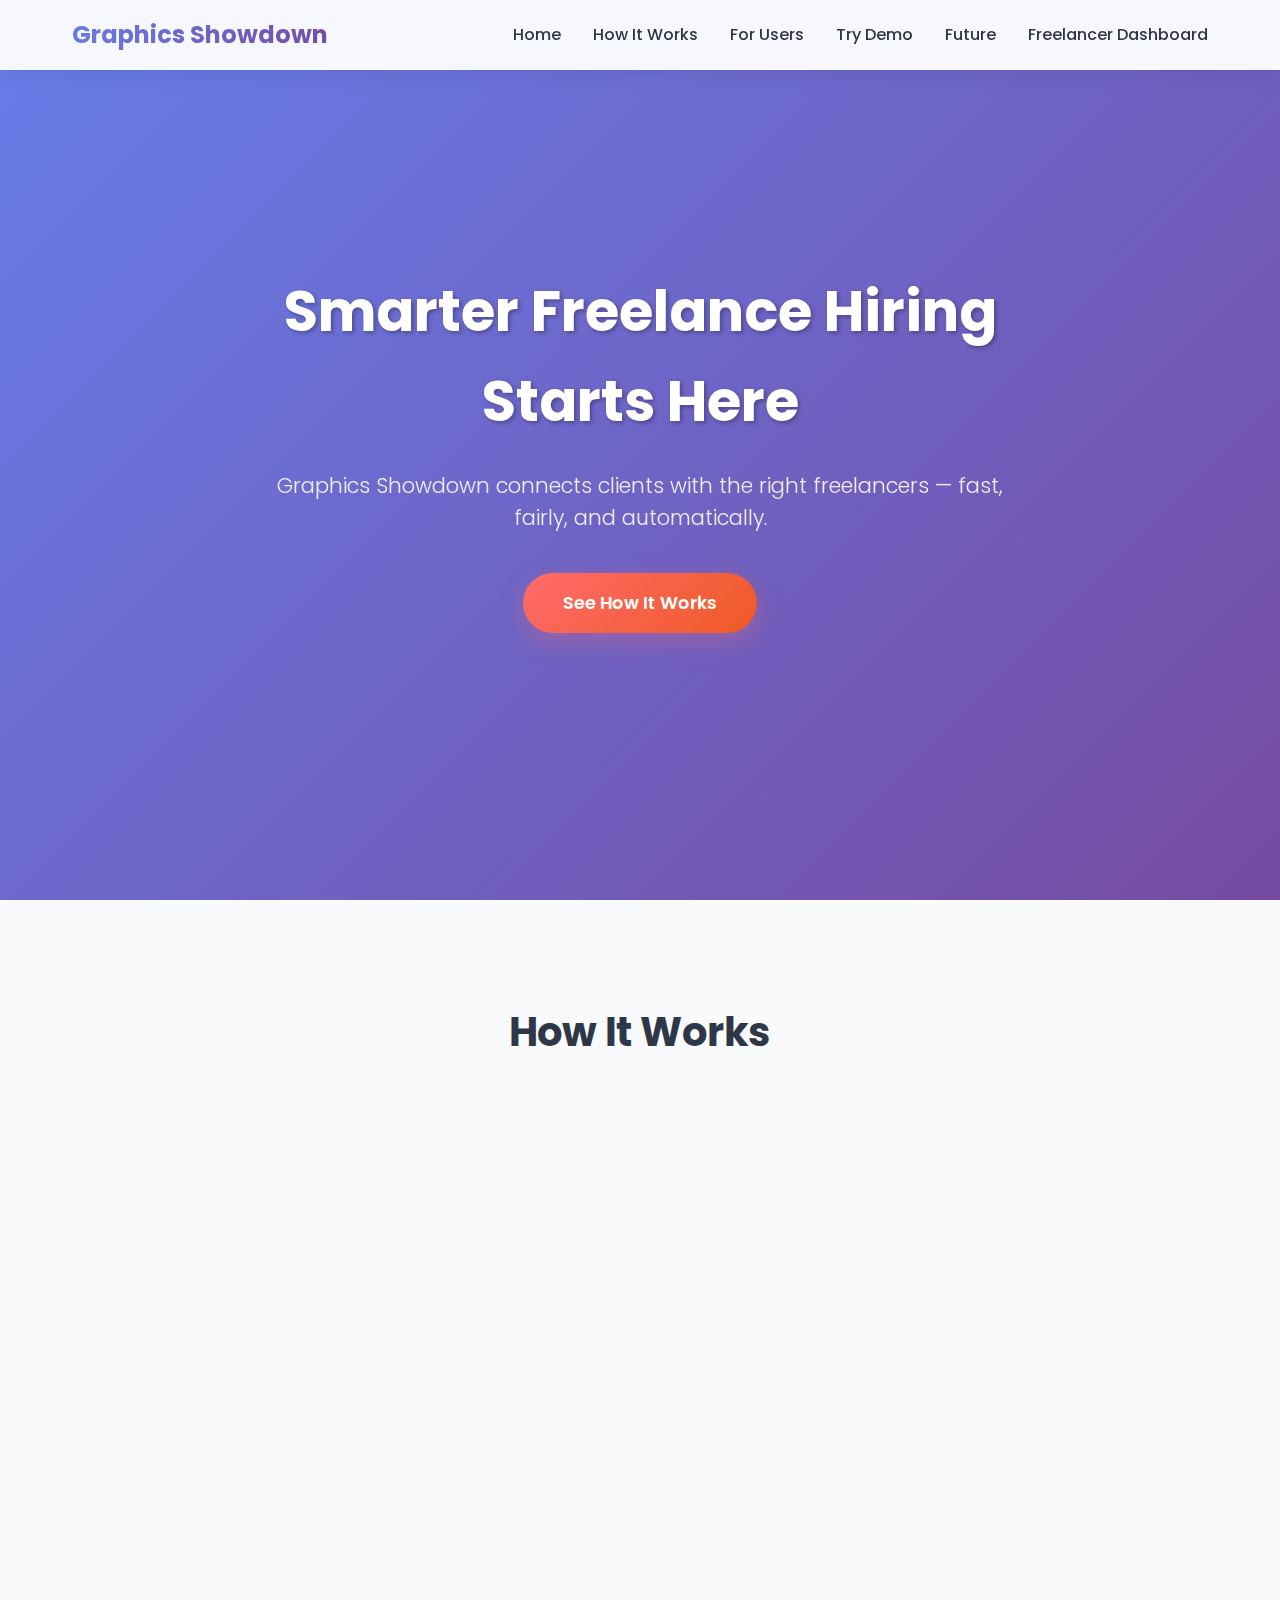
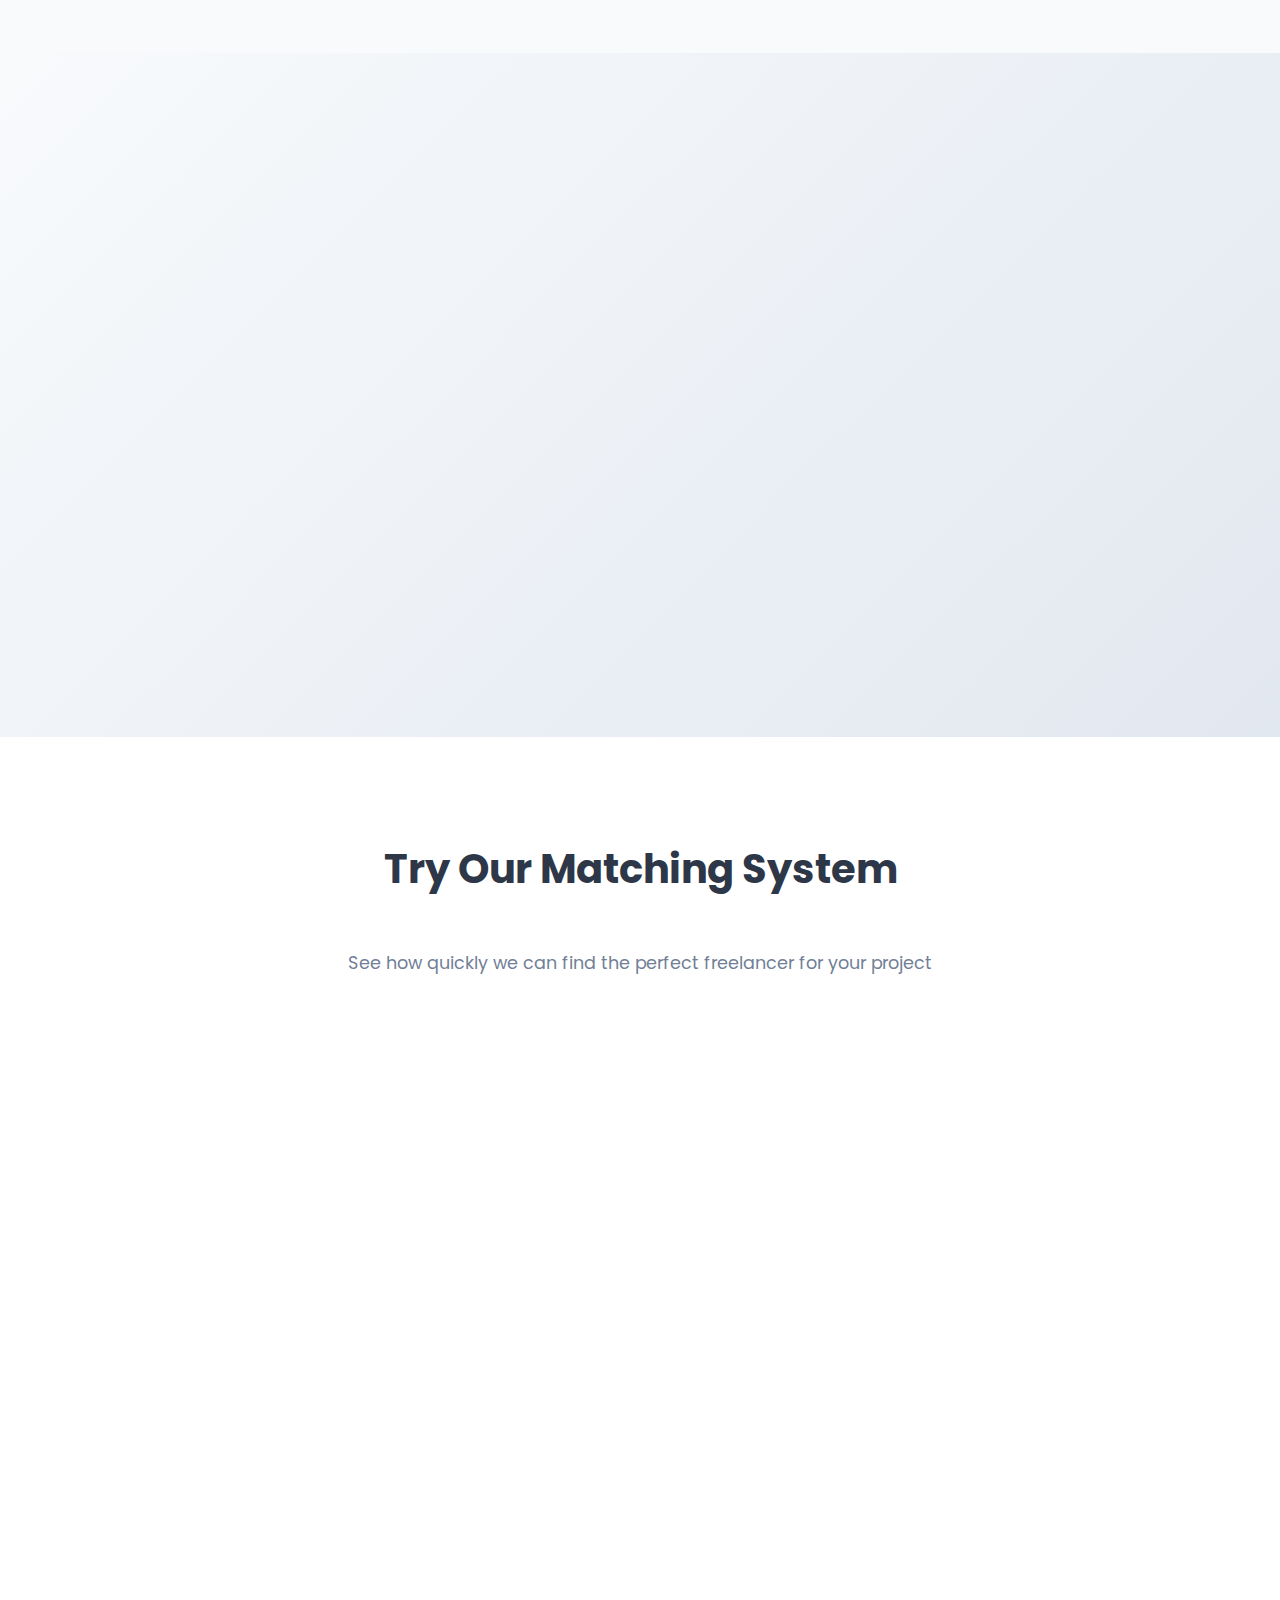
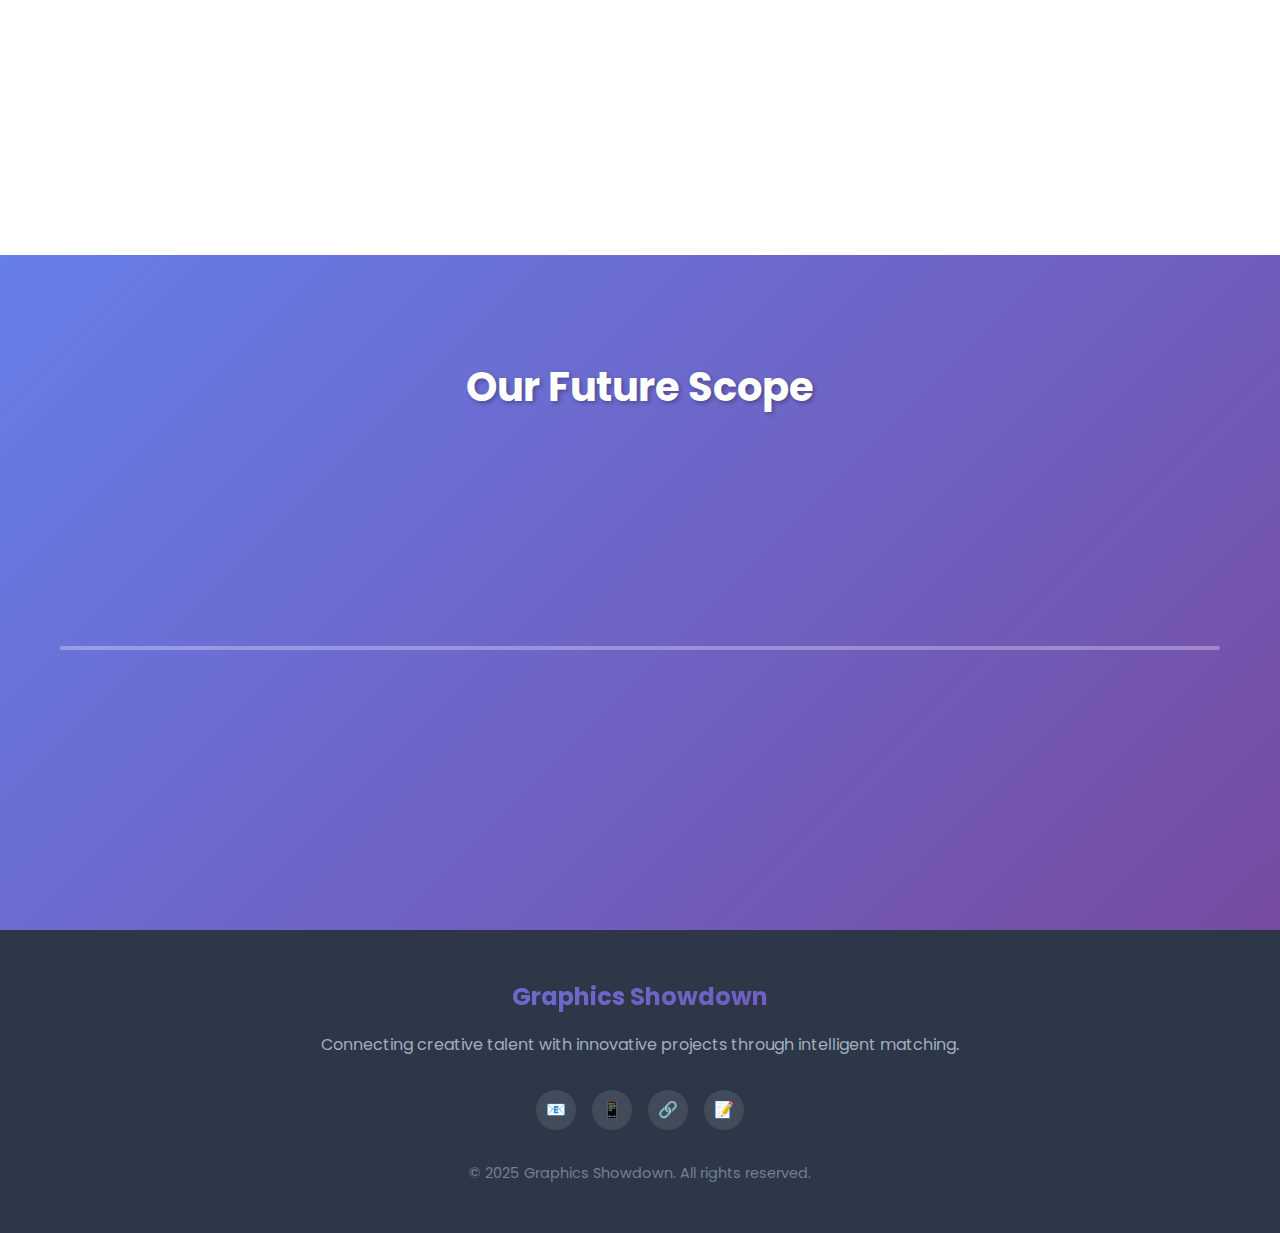
<file: index.html>
<!DOCTYPE html>
<html lang="en">
<head>
    <meta charset="UTF-8">
    <meta name="viewport" content="width=device-width, initial-scale=1.0">
    <title>Graphics Showdown - Smarter Freelance Hiring</title>
    <link href="https://fonts.googleapis.com/css2?family=Poppins:wght@300;400;600;700&display=swap" rel="stylesheet">
    <link rel="stylesheet" href="style.css">
    <style>
        * {
            margin: 0;
            padding: 0;
            box-sizing: border-box;
        }

        body {
            font-family: 'Poppins', sans-serif;
            line-height: 1.6;
            overflow-x: hidden;
        }

        /* Navigation */
        .navbar {
            position: fixed;
            top: 0;
            width: 100%;
            background: rgba(255, 255, 255, 0.95);
            backdrop-filter: blur(10px);
            box-shadow: 0 2px 20px rgba(0, 0, 0, 0.1);
            z-index: 1000;
            transition: all 0.3s ease;
        }

        .nav-container {
            max-width: 1200px;
            margin: 0 auto;
            display: flex;
            justify-content: space-between;
            align-items: center;
            padding: 1rem 2rem;
        }

        .logo {
            font-size: 1.5rem;
            font-weight: 700;
            background: linear-gradient(135deg, #667eea, #764ba2);
            -webkit-background-clip: text;
            -webkit-text-fill-color: transparent;
            background-clip: text;
        }

        .nav-links {
            display: flex;
            list-style: none;
            gap: 2rem;
        }

        .nav-links a {
            text-decoration: none;
            color: #2d3748;
            font-weight: 500;
            transition: all 0.3s ease;
            position: relative;
        }

        .nav-links a::after {
            content: '';
            position: absolute;
            bottom: -5px;
            left: 0;
            width: 0;
            height: 2px;
            background: linear-gradient(135deg, #667eea, #764ba2);
            transition: width 0.3s ease;
        }

        .nav-links a:hover::after {
            width: 100%;
        }

        .mobile-menu-toggle {
            display: none;
            flex-direction: column;
            cursor: pointer;
        }

        .hamburger {
            width: 25px;
            height: 3px;
            background: #2d3748;
            margin: 3px 0;
            transition: 0.3s;
        }

        /* Hero Section */
        .hero-section {
            min-height: 100vh;
            background: linear-gradient(135deg, #667eea 0%, #764ba2 100%);
            display: flex;
            align-items: center;
            justify-content: center;
            position: relative;
            overflow: hidden;
        }

        .hero-content {
            text-align: center;
            color: white;
            z-index: 2;
            max-width: 800px;
            padding: 0 20px;
            animation: fadeInUp 1s ease-out;
        }

        .hero-headline {
            font-size: 3.5rem;
            font-weight: 700;
            margin-bottom: 1.5rem;
            text-shadow: 2px 2px 4px rgba(0, 0, 0, 0.3);
        }

        .hero-subheading {
            font-size: 1.3rem;
            font-weight: 300;
            margin-bottom: 2.5rem;
            opacity: 0.9;
            line-height: 1.5;
        }

        .cta-button {
            display: inline-block;
            padding: 16px 40px;
            background: linear-gradient(135deg, #ff6b6b, #ee5a24);
            color: white;
            text-decoration: none;
            font-weight: 600;
            font-size: 1.1rem;
            border-radius: 50px;
            transition: all 0.3s ease;
            box-shadow: 0 8px 25px rgba(255, 107, 107, 0.3);
        }

        .cta-button:hover {
            transform: translateY(-2px);
            box-shadow: 0 12px 35px rgba(255, 107, 107, 0.4);
        }

        /* How It Works Section */
        .how-it-works {
            background: #f8fafc;
            padding: 100px 0;
        }

        .section-container {
            max-width: 1200px;
            margin: 0 auto;
            padding: 0 20px;
        }

        .section-title {
            text-align: center;
            font-size: 2.5rem;
            font-weight: 700;
            color: #2d3748;
            margin-bottom: 3rem;
        }

        .steps-container {
            display: flex;
            gap: 2rem;
            justify-content: space-between;
        }

        .step-card {
            flex: 1;
            background: white;
            border-radius: 16px;
            padding: 2.5rem 2rem;
            text-align: center;
            box-shadow: 0 4px 20px rgba(0, 0, 0, 0.08);
            transition: all 0.3s ease;
            opacity: 0;
            transform: translateY(50px);
        }

        .step-card.animate {
            opacity: 1;
            transform: translateY(0);
            animation: fadeInUp 0.8s ease-out forwards;
        }

        .step-card:hover {
            transform: translateY(-8px);
            box-shadow: 0 12px 40px rgba(0, 0, 0, 0.15);
        }

        .step-number {
            display: inline-flex;
            align-items: center;
            justify-content: center;
            width: 60px;
            height: 60px;
            background: linear-gradient(135deg, #667eea, #764ba2);
            color: white;
            font-size: 1.5rem;
            font-weight: 700;
            border-radius: 50%;
            margin-bottom: 1.5rem;
        }

        .step-heading {
            font-size: 1.3rem;
            font-weight: 600;
            color: #2d3748;
            margin-bottom: 1rem;
        }

        .step-description {
            font-size: 0.95rem;
            color: #718096;
            line-height: 1.6;
        }

        /* Client/Freelancer Sections */
        .dual-sections {
            padding: 100px 0;
            background: linear-gradient(135deg, #f8fafc 0%, #e2e8f0 100%);
        }

        .sections-container {
            display: flex;
            gap: 2.5rem;
            align-items: stretch;
        }

        .section-card {
            flex: 1;
            background: white;
            border-radius: 20px;
            padding: 3rem 2.5rem;
            box-shadow: 0 8px 30px rgba(0, 0, 0, 0.08);
            transition: all 0.4s ease;
            opacity: 0;
            transform: translateY(30px);
        }

        .section-card.animate {
            opacity: 1;
            transform: translateY(0);
            animation: fadeInUp 0.8s ease-out forwards;
        }

        .section-card:hover {
            transform: translateY(-10px);
            box-shadow: 0 20px 60px rgba(0, 0, 0, 0.15);
        }

        .card-title {
            font-size: 2.2rem;
            font-weight: 700;
            margin-bottom: 2rem;
        }

        .clients-section .card-title {
            color: #667eea;
        }

        .freelancers-section .card-title {
            color: #764ba2;
        }

        .benefits-list {
            list-style: none;
            margin-bottom: 2.5rem;
        }

        .benefit-item {
            margin-bottom: 1.5rem;
            display: flex;
            align-items: flex-start;
            gap: 1rem;
        }

        .benefit-icon {
            width: 24px;
            height: 24px;
            border-radius: 50%;
            display: flex;
            align-items: center;
            justify-content: center;
            flex-shrink: 0;
            margin-top: 2px;
        }

        .clients-section .benefit-icon {
            background: linear-gradient(135deg, #667eea, #764ba2);
        }

        .freelancers-section .benefit-icon {
            background: linear-gradient(135deg, #764ba2, #667eea);
        }

        .benefit-icon::before {
            content: '✓';
            color: white;
            font-weight: 700;
            font-size: 0.8rem;
        }

        .benefit-text {
            color: #4a5568;
            font-size: 1rem;
            line-height: 1.6;
        }

        .section-button {
            display: inline-block;
            padding: 16px 32px;
            border-radius: 50px;
            text-decoration: none;
            font-weight: 600;
            font-size: 1rem;
            transition: all 0.3s ease;
            color: white;
        }

        .clients-section .section-button {
            background: linear-gradient(135deg, #667eea, #764ba2);
        }

        .freelancers-section .section-button {
            background: linear-gradient(135deg, #764ba2, #667eea);
        }

        /* Demo Section */
        .demo-section {
            padding: 100px 0;
            background: white;
        }

        .demo-form {
            background: #f8fafc;
            border-radius: 20px;
            padding: 3rem 2.5rem;
            margin-bottom: 3rem;
            opacity: 0;
            transform: translateY(30px);
        }

        .demo-form.animate {
            opacity: 1;
            transform: translateY(0);
            animation: fadeInUp 0.8s ease-out forwards;
        }

        .form-row {
            display: grid;
            grid-template-columns: 1fr 1fr 1fr auto;
            gap: 2rem;
            margin-bottom: 2.5rem;
            align-items: end;
        }

        .form-group {
            flex: 1;
        }

        .form-label {
            display: block;
            font-weight: 600;
            color: #2d3748;
            margin-bottom: 0.5rem;
        }

        .form-select {
            width: 100%;
            padding: 12px 16px;
            border: 2px solid #e2e8f0;
            border-radius: 12px;
            font-size: 1rem;
            font-family: 'Poppins', sans-serif;
            background: white;
            cursor: pointer;
            transition: all 0.3s ease;
        }

        .form-select:focus {
            outline: none;
            border-color: #667eea;
            box-shadow: 0 0 0 3px rgba(102, 126, 234, 0.1);
        }

        .find-button {
            background: linear-gradient(135deg, #667eea, #764ba2);
            color: white;
            border: none;
            padding: 14px 32px;
            border-radius: 50px;
            font-size: 1.1rem;
            font-weight: 600;
            cursor: pointer;
            transition: all 0.3s ease;
            min-width: 200px;
            font-family: 'Poppins', sans-serif;
        }

        .find-button:hover {
            transform: translateY(-2px);
            box-shadow: 0 12px 35px rgba(102, 126, 234, 0.4);
        }

        .loading-spinner {
            display: none;
            width: 20px;
            height: 20px;
            border: 2px solid transparent;
            border-top: 2px solid white;
            border-radius: 50%;
            animation: spin 1s linear infinite;
            margin-right: 8px;
        }

        .freelancer-card {
            background: white;
            border-radius: 20px;
            padding: 2.5rem;
            box-shadow: 0 8px 30px rgba(0, 0, 0, 0.08);
            text-align: center;
            opacity: 0;
            transform: translateY(30px) scale(0.95);
            transition: all 0.5s ease;
            border-top: 4px solid;
            border-image: linear-gradient(135deg, #667eea, #764ba2) 1;
        }

        .freelancer-card.show {
            opacity: 1;
            transform: translateY(0) scale(1);
        }

        .freelancer-avatar {
            width: 80px;
            height: 80px;
            border-radius: 50%;
            margin: 0 auto 1.5rem;
            background: linear-gradient(135deg, #667eea, #764ba2);
            display: flex;
            align-items: center;
            justify-content: center;
            color: white;
            font-size: 2rem;
            font-weight: 700;
        }

        .freelancer-name {
            font-size: 1.5rem;
            font-weight: 700;
            color: #2d3748;
            margin-bottom: 0.5rem;
        }

        .freelancer-specialty {
            color: #667eea;
            font-weight: 600;
            font-size: 0.9rem;
            margin-bottom: 1rem;
            background: rgba(102, 126, 234, 0.1);
            padding: 4px 12px;
            border-radius: 20px;
            display: inline-block;
        }

        .freelancer-experience {
            color: #718096;
            font-size: 0.85rem;
            margin-bottom: 1rem;
        }

        .freelancer-rate {
            color: #10b981;
            font-weight: 600;
            font-size: 1rem;
            margin-bottom: 1rem;
        }

        .rating {
            display: flex;
            justify-content: center;
            gap: 4px;
            margin-bottom: 1.5rem;
        }

        .star {
            color: #fbbf24;
            font-size: 1.2rem;
        }

        .hire-button {
            background: linear-gradient(135deg, #10b981, #059669);
            color: white;
            border: none;
            padding: 12px 28px;
            border-radius: 50px;
            font-weight: 600;
            cursor: pointer;
            transition: all 0.3s ease;
            font-family: 'Poppins', sans-serif;
        }

        .hire-button:hover {
            transform: translateY(-2px);
            box-shadow: 0 8px 25px rgba(16, 185, 129, 0.3);
        }

        /* Timeline Section */
        .timeline-section {
            padding: 100px 0;
            background: linear-gradient(135deg, #667eea 0%, #764ba2 100%);
        }

        .timeline-container {
            position: relative;
            padding: 2rem 0;
        }

        .timeline-line {
            position: absolute;
            top: 50%;
            left: 0;
            height: 4px;
            background: rgba(255, 255, 255, 0.3);
            transform: translateY(-50%);
            border-radius: 2px;
            width: 100%;
        }

        .timeline-progress {
            height: 100%;
            background: linear-gradient(90deg, #10b981, #059669);
            border-radius: 2px;
            width: 0;
            transition: width 2s ease;
        }

        .timeline-items {
            display: flex;
            justify-content: space-between;
            position: relative;
            z-index: 2;
        }

        .timeline-item {
            flex: 1;
            display: flex;
            flex-direction: column;
            align-items: center;
            text-align: center;
            opacity: 0;
            transform: translateY(50px);
            transition: all 0.8s ease;
        }

        .timeline-item.animate {
            opacity: 1;
            transform: translateY(0);
        }

        .timeline-icon {
            width: 80px;
            height: 80px;
            background: white;
            border-radius: 50%;
            display: flex;
            align-items: center;
            justify-content: center;
            margin-bottom: 1.5rem;
            box-shadow: 0 8px 25px rgba(0, 0, 0, 0.2);
            transition: transform 0.3s ease;
        }

        .timeline-icon:hover {
            transform: scale(1.1);
        }

        .timeline-year {
            font-size: 1.2rem;
            font-weight: 700;
            color: white;
            margin-bottom: 0.5rem;
        }

        .timeline-title {
            font-size: 1.1rem;
            font-weight: 600;
            color: white;
            margin-bottom: 0.5rem;
        }

        .timeline-description {
            font-size: 0.9rem;
            color: rgba(255, 255, 255, 0.9);
            max-width: 200px;
        }

        /* Footer */
        .footer {
            background: #2d3748;
            color: white;
            padding: 3rem 0;
            text-align: center;
        }

        .footer-content {
            max-width: 1200px;
            margin: 0 auto;
            padding: 0 20px;
        }

        .footer-logo {
            font-size: 1.5rem;
            font-weight: 700;
            margin-bottom: 1rem;
            background: linear-gradient(135deg, #667eea, #764ba2);
            -webkit-background-clip: text;
            -webkit-text-fill-color: transparent;
        }

        .footer-text {
            color: #a0aec0;
            margin-bottom: 2rem;
        }

        .social-links {
            display: flex;
            justify-content: center;
            gap: 1rem;
            margin-bottom: 2rem;
        }

        .social-link {
            width: 40px;
            height: 40px;
            background: rgba(255, 255, 255, 0.1);
            border-radius: 50%;
            display: flex;
            align-items: center;
            justify-content: center;
            color: white;
            text-decoration: none;
            transition: all 0.3s ease;
        }

        .social-link:hover {
            background: linear-gradient(135deg, #667eea, #764ba2);
            transform: translateY(-2px);
        }

        /* Animations */
        @keyframes fadeInUp {
            from {
                opacity: 0;
                transform: translateY(30px);
            }
            to {
                opacity: 1;
                transform: translateY(0);
            }
        }

        @keyframes spin {
            0% { transform: rotate(0deg); }
            100% { transform: rotate(360deg); }
        }

        /* Scroll indicator */
        .scroll-indicator {
            position: fixed;
            top: 0;
            left: 0;
            width: 100%;
            height: 4px;
            background: rgba(255, 255, 255, 0.1);
            z-index: 1001;
        }

        .scroll-progress {
            height: 100%;
            background: linear-gradient(90deg, #667eea, #764ba2);
            width: 0%;
            transition: width 0.1s ease;
        }

        /* Hiring Form Modal Styles */
        .modal-overlay {
            position: fixed;
            top: 0;
            left: 0;
            width: 100%;
            height: 100%;
            background: rgba(0, 0, 0, 0.7);
            display: none;
            justify-content: center;
            align-items: center;
            z-index: 20000;
            animation: fadeIn 0.3s ease-out;
        }

        .modal-overlay.show {
            display: flex;
        }

        .hiring-modal {
            background: white;
            border-radius: 20px;
            padding: 2.5rem;
            max-width: 500px;
            width: 90%;
            max-height: 80vh;
            overflow-y: auto;
            animation: slideInUp 0.4s ease-out;
            box-shadow: 0 20px 60px rgba(0, 0, 0, 0.3);
        }

        .modal-header {
            text-align: center;
            margin-bottom: 2rem;
        }

        .modal-title {
            font-size: 1.8rem;
            font-weight: 700;
            color: #2d3748;
            margin-bottom: 0.5rem;
        }

        .modal-subtitle {
            color: #718096;
            font-size: 1rem;
        }

        .modal-form {
            display: flex;
            flex-direction: column;
            gap: 1.5rem;
        }

        .form-field {
            display: flex;
            flex-direction: column;
        }

        .field-label {
            font-weight: 600;
            color: #2d3748;
            margin-bottom: 0.5rem;
            font-size: 0.95rem;
        }

        .field-input {
            padding: 12px 16px;
            border: 2px solid #e2e8f0;
            border-radius: 12px;
            font-size: 1rem;
            font-family: 'Poppins', sans-serif;
            transition: all 0.3s ease;
        }

        .field-input:focus {
            outline: none;
            border-color: #667eea;
            box-shadow: 0 0 0 3px rgba(102, 126, 234, 0.1);
        }

        .field-textarea {
            min-height: 120px;
            resize: vertical;
        }

        .modal-actions {
            display: flex;
            gap: 1rem;
            margin-top: 1rem;
        }

        .modal-button {
            flex: 1;
            padding: 14px 24px;
            border: none;
            border-radius: 50px;
            font-size: 1rem;
            font-weight: 600;
            cursor: pointer;
            transition: all 0.3s ease;
            font-family: 'Poppins', sans-serif;
        }

        .modal-button-primary {
            background: linear-gradient(135deg, #10b981, #059669);
            color: white;
        }

        .modal-button-primary:hover {
            transform: translateY(-2px);
            box-shadow: 0 8px 25px rgba(16, 185, 129, 0.3);
        }

        .modal-button-secondary {
            background: #f7fafc;
            color: #4a5568;
            border: 2px solid #e2e8f0;
        }

        .modal-button-secondary:hover {
            background: #edf2f7;
        }

        .modal-close {
            position: absolute;
            top: 20px;
            right: 25px;
            background: none;
            border: none;
            font-size: 24px;
            cursor: pointer;
            color: #a0aec0;
            transition: color 0.2s ease;
        }

        .modal-close:hover {
            color: #4a5568;
        }

        /* Button States */
        .hire-button.hiring-in-progress {
            background: linear-gradient(135deg, #fbbf24, #f59e0b) !important;
            color: white;
        }

        .hire-button.hired {
            background: linear-gradient(135deg, #059669, #047857) !important;
            color: white;
        }

        .reject-button {
            background: linear-gradient(135deg, #dc2626, #b91c1c);
            color: white;
            border: none;
            padding: 12px 28px;
            border-radius: 50px;
            font-weight: 600;
            cursor: pointer;
            transition: all 0.3s ease;
            font-family: 'Poppins', sans-serif;
            margin-left: 10px;
        }

        .reject-button:hover {
            transform: translateY(-2px);
            box-shadow: 0 8px 25px rgba(220, 38, 38, 0.3);
        }

        /* Notification Styles */
        .notification {
            position: fixed;
            top: 20px;
            right: 20px;
            max-width: 400px;
            padding: 16px 20px;
            border-radius: 12px;
            box-shadow: 0 8px 25px rgba(0, 0, 0, 0.15);
            z-index: 10000;
            animation: slideInRight 0.3s ease-out;
            font-family: 'Poppins', sans-serif;
        }

        .notification-content {
            display: flex;
            align-items: center;
            justify-content: space-between;
            gap: 12px;
        }

        .notification-message {
            flex: 1;
            font-weight: 500;
            line-height: 1.4;
        }

        .notification-close {
            background: none;
            border: none;
            font-size: 20px;
            font-weight: bold;
            cursor: pointer;
            opacity: 0.7;
            transition: opacity 0.2s ease;
            padding: 0;
            width: 24px;
            height: 24px;
            display: flex;
            align-items: center;
            justify-content: center;
        }

        .notification-close:hover {
            opacity: 1;
        }

        .notification-error {
            background: linear-gradient(135deg, #fee2e2, #fecaca);
            color: #dc2626;
            border-left: 4px solid #dc2626;
        }

        .notification-success {
            background: linear-gradient(135deg, #d1fae5, #a7f3d0);
            color: #059669;
            border-left: 4px solid #059669;
        }

        .notification-warning {
            background: linear-gradient(135deg, #fef3c7, #fde68a);
            color: #d97706;
            border-left: 4px solid #d97706;
        }

        .notification-info {
            background: linear-gradient(135deg, #dbeafe, #bfdbfe);
            color: #2563eb;
            border-left: 4px solid #2563eb;
        }

        @keyframes slideInRight {
            from {
                transform: translateX(100%);
                opacity: 0;
            }
            to {
                transform: translateX(0);
                opacity: 1;
            }
        }

        @keyframes fadeIn {
            from {
                opacity: 0;
            }
            to {
                opacity: 1;
            }
        }

        @keyframes slideInUp {
            from {
                transform: translateY(30px);
                opacity: 0;
            }
            to {
                transform: translateY(0);
                opacity: 1;
            }
        }

        /* Responsive Design */
        @media (max-width: 768px) {
            .mobile-menu-toggle {
                display: flex;
            }

            .nav-links {
                display: none;
            }

            .hero-headline {
                font-size: 2.5rem;
            }

            .steps-container,
            .sections-container {
                flex-direction: column;
                gap: 2rem;
            }

            .form-row {
                grid-template-columns: 1fr;
                gap: 1.5rem;
            }

            .timeline-items {
                flex-direction: column;
                gap: 3rem;
            }

            .timeline-line {
                left: 50%;
                top: 0;
                width: 4px;
                height: 100%;
                transform: translateX(-50%);
            }

            .section-container {
                padding: 0 15px;
            }

            .notification {
                right: 10px;
                left: 10px;
                max-width: calc(100vw - 20px);
                top: 80px;
            }
        }
    </style>
</head>
<body>
    <!-- Scroll Indicator -->
    <div class="scroll-indicator">
        <div class="scroll-progress"></div>
    </div>

    <!-- Navigation -->
    <nav class="navbar">
        <div class="nav-container">
            <div class="logo">Graphics Showdown</div>
            <ul class="nav-links">
                <li><a href="#home">Home</a></li>
                <li><a href="#how-it-works">How It Works</a></li>
                <li><a href="#for-users">For Users</a></li>
                <li><a href="#demo">Try Demo</a></li>
                <li><a href="#future">Future</a></li>
            </ul>
            <div class="mobile-menu-toggle">
                <div class="hamburger"></div>
                <div class="hamburger"></div>
                <div class="hamburger"></div>
            </div>
        </div>
    </nav>

    <!-- Hero Section -->
    <section id="home" class="hero-section">
        <div class="hero-content">
            <h1 class="hero-headline">Smarter Freelance Hiring Starts Here</h1>
            <p class="hero-subheading">Graphics Showdown connects clients with the right freelancers — fast, fairly, and automatically.</p>
            <a href="#demo" class="cta-button">See How It Works</a>
        </div>
    </section>

    <!-- How It Works Section -->
    <section id="how-it-works" class="how-it-works">
        <div class="section-container">
            <h2 class="section-title">How It Works</h2>
            <div class="steps-container">
                <div class="step-card">
                    <div class="step-number">1</div>
                    <h3 class="step-heading">Submit Your Project</h3>
                    <p class="step-description">Tell us about your project requirements, timeline, and budget. Our smart system analyzes your needs.</p>
                </div>
                <div class="step-card">
                    <div class="step-number">2</div>
                    <h3 class="step-heading">Get Matched Instantly</h3>
                    <p class="step-description">Our AI algorithm connects you with the top 3 freelancers who perfectly match your project criteria.</p>
                </div>
                <div class="step-card">
                    <div class="step-number">3</div>
                    <h3 class="step-heading">Review Proposals</h3>
                    <p class="step-description">Compare portfolios, rates, and timelines from pre-screened professionals. Make informed decisions quickly.</p>
                </div>
                <div class="step-card">
                    <div class="step-number">4</div>
                    <h3 class="step-heading">Start Collaboration</h3>
                    <p class="step-description">Choose your freelancer and begin working together with built-in project management tools and secure payments.</p>
                </div>
                <div class="step-card">
                    <div class="step-number">5</div>
                    <h3 class="step-heading">Deliver & Scale</h3>
                    <p class="step-description">Receive your completed project on time and build lasting relationships with top-tier creative professionals.</p>
                </div>
            </div>
        </div>
    </section>

    <!-- For Users Section -->
    <section id="for-users" class="dual-sections">
        <div class="section-container">
            <div class="sections-container">
                <div class="section-card clients-section">
                    <h2 class="card-title">For Clients</h2>
                    <ul class="benefits-list">
                        <li class="benefit-item">
                            <div class="benefit-icon"></div>
                            <div class="benefit-text">Get matched with pre-vetted freelancers in under 24 hours using our AI-powered matching system</div>
                        </li>
                        <li class="benefit-item">
                            <div class="benefit-icon"></div>
                            <div class="benefit-text">Pay only when satisfied with secure milestone-based payments and built-in project management tools</div>
                        </li>
                        <li class="benefit-item">
                            <div class="benefit-icon"></div>
                            <div class="benefit-text">Access top-tier creative talent from our curated network of professionals with verified portfolios</div>
                        </li>
                    </ul>
                    <a href="#demo" class="section-button">Try Matching Flow</a>
                </div>

                <div class="section-card freelancers-section">
                    <h2 class="card-title">For Freelancers</h2>
                    <ul class="benefits-list">
                        <li class="benefit-item">
                            <div class="benefit-icon"></div>
                            <div class="benefit-text">Receive high-quality project matches based on your skills, experience, and availability preferences</div>
                        </li>
                        <li class="benefit-item">
                            <div class="benefit-icon"></div>
                            <div class="benefit-text">Enjoy guaranteed payments with our secure escrow system and transparent pricing structure</div>
                        </li>
                        <li class="benefit-item">
                            <div class="benefit-icon"></div>
                            <div class="benefit-text">Build your reputation through our rating system and gain access to premium clients and projects</div>
                        </li>
                    </ul>
                    <a href="#demo" class="section-button">Join Now</a>
                </div>
            </div>
        </div>
    </section>

    <!-- Demo Section -->
    <section id="demo" class="demo-section">
        <div class="section-container">
            <h2 class="section-title">Try Our Matching System</h2>
            <p style="text-align: center; color: #718096; margin-bottom: 3rem; font-size: 1.1rem;">See how quickly we can find the perfect freelancer for your project</p>
            
            <div class="demo-form">
                <div class="form-row">
                    <div class="form-group">
                        <label class="form-label" for="jobRole">Job Role</label>
                        <select class="form-select" id="jobRole">
                            <option value="">Select Job Role</option>
                            <option value="logo-design">Logo Design</option>
                            <option value="web-design">Web Design</option>
                            <option value="branding">Brand Identity</option>
                            <option value="illustration">Illustration</option>
                            <option value="ui-ux">UI/UX Design</option>
                            <option value="content-writing">Content Writing</option>
                            <option value="social-media">Social Media Design</option>
                            <option value="video-editing">Video Editing</option>
                        </select>
                    </div>

                    <div class="form-group">
                        <label class="form-label" for="budget">Project Budget</label>
                        <select class="form-select" id="budget">
                            <option value="">Select Budget</option>
                            <option value="50">$50 - $100</option>
                            <option value="100">$100 - $250</option>
                            <option value="200">$250 - $500</option>
                            <option value="500">$500 - $1000</option>
                            <option value="1000">$1000+</option>
                        </select>
                    </div>
                    
                    <div class="form-group">
                        <label class="form-label" for="skill">Experience Level</label>
                        <select class="form-select" id="skill">
                            <option value="">Select Experience</option>
                            <option value="beginner">Entry Level (0-2 years)</option>
                            <option value="intermediate">Intermediate (2-5 years)</option>
                            <option value="expert">Expert (5+ years)</option>
                        </select>
                    </div>
                    
                    <button class="find-button" id="findButton">
                        <span class="loading-spinner" id="loadingSpinner"></span>
                        <span id="buttonText">Find My Freelancer</span>
                    </button>
                </div>
            </div>

            <div class="freelancer-card" id="freelancerCard">
                <div class="freelancer-avatar" id="freelancerAvatar">JD</div>
                <div class="freelancer-name" id="freelancerName">John Doe</div>
                <div class="freelancer-specialty" id="freelancerSpecialty">Logo Design Specialist</div>
                <div class="freelancer-experience" id="freelancerExperience">5+ years experience</div>
                <div class="freelancer-rate" id="freelancerRate">$75/hour</div>
                <div class="rating">
                    <span class="star">★</span>
                    <span class="star">★</span>
                    <span class="star">★</span>
                    <span class="star">★</span>
                    <span class="star">★</span>
                </div>
                <button class="hire-button" onclick="handleHire()">Hire John</button>
            </div>
        </div>
    </section>

    <!-- Future Scope Timeline -->
    <section id="future" class="timeline-section">
        <div class="section-container">
            <h2 class="section-title" style="color: white; text-shadow: 2px 2px 4px rgba(0,0,0,0.3);">Our Future Scope</h2>
            
            <div class="timeline-container">
                <div class="timeline-line">
                    <div class="timeline-progress"></div>
                </div>
                
                <div class="timeline-items">
                    <div class="timeline-item">
                        <div class="timeline-icon">
                            <svg width="40" height="40" viewBox="0 0 24 24" fill="#667eea">
                                <path d="M12 2l3.09 6.26L22 9.27l-5 4.87 1.18 6.88L12 17.77l-6.18 3.25L7 14.14 2 9.27l6.91-1.01L12 2z"/>
                            </svg>
                        </div>
                        <div class="timeline-year">Year 1</div>
                        <div class="timeline-title">Launch with Graphic Designers</div>
                        <div class="timeline-description">Build core platform with vetted graphic designers and AI-powered matching system</div>
                    </div>

                    <div class="timeline-item">
                        <div class="timeline-icon">
                            <svg width="40" height="40" viewBox="0 0 24 24" fill="#667eea">
                                <path d="M20 4H4c-1.1 0-1.99.9-1.99 2L2 18c0 1.1.9 2 2 2h16c1.1 0 2-.9 2-2V6c0-1.1-.9-2-2-2zm-5 14H4v-4h11v4zm0-5H4V9h11v4zm5 5h-4V9h4v9z"/>
                            </svg>
                        </div>
                        <div class="timeline-year">Year 2</div>
                        <div class="timeline-title">Add Web Developers and Writers</div>
                        <div class="timeline-description">Expand talent pool to include web developers and content writers with specialized matching</div>
                    </div>

                    <div class="timeline-item">
                        <div class="timeline-icon">
                            <svg width="40" height="40" viewBox="0 0 24 24" fill="#667eea">
                                <path d="M16 1H8C6.34 1 5 2.34 5 4v16c0 1.66 1.34 3 3 3h8c1.66 0 3-1.34 3-3V4c0-1.66-1.34-3-3-3zm-2 20h-4v-1h4v1zm3.25-3H6.75V4h10.5v14z"/>
                            </svg>
                        </div>
                        <div class="timeline-year">Year 3</div>
                        <div class="timeline-title">Mobile App + Learning Hub</div>
                        <div class="timeline-description">Launch mobile app with integrated learning platform for skill development and certification</div>
                    </div>

                    <div class="timeline-item">
                        <div class="timeline-icon">
                            <svg width="40" height="40" viewBox="0 0 24 24" fill="#667eea">
                                <path d="M12 2C8.13 2 5 5.13 5 9c0 5.25 7 13 7 13s7-7.75 7-13c0-3.87-3.13-7-7-7zm0 9.5c-1.38 0-2.5-1.12-2.5-2.5s1.12-2.5 2.5-2.5 2.5 1.12 2.5 2.5-1.12 2.5-2.5 2.5z"/>
                            </svg>
                        </div>
                        <div class="timeline-year">Year 4</div>
                        <div class="timeline-title">Hybrid Learning Centers in Cities</div>
                        <div class="timeline-description">Open physical co-working spaces with online integration for enhanced collaboration</div>
                    </div>
                </div>
            </div>
        </div>
    </section>

    <!-- Footer -->
    <footer class="footer">
        <div class="footer-content">
            <div class="footer-logo">Graphics Showdown</div>
            <p class="footer-text">Connecting creative talent with innovative projects through intelligent matching.</p>
            <div class="social-links">
                <a href="#" class="social-link">📧</a>
                <a href="#" class="social-link">📱</a>
                <a href="#" class="social-link">🔗</a>
                <a href="#" class="social-link">📝</a>
            </div>
            <p style="color: #718096; font-size: 0.9rem;">&copy; 2025 Graphics Showdown. All rights reserved.</p>
        </div>
    </footer>

    <!-- Hiring Modal -->
    <div class="modal-overlay" id="hiringModal">
        <div class="hiring-modal">
            <button class="modal-close" onclick="closeHiringModal()">&times;</button>
            <div class="modal-header">
                <h2 class="modal-title">Hire <span id="modalFreelancerName">Freelancer</span></h2>
                <p class="modal-subtitle">Fill in the details to proceed with hiring</p>
            </div>
            <form class="modal-form" id="hiringForm">
                <div class="form-field">
                    <label class="field-label" for="clientName">Your Name *</label>
                    <input type="text" class="field-input" id="clientName" placeholder="Enter your full name" required>
                </div>
                <div class="form-field">
                    <label class="field-label" for="companyName">Company Name *</label>
                    <input type="text" class="field-input" id="companyName" placeholder="Enter your company name" required>
                </div>
                <div class="form-field">
                    <label class="field-label" for="jobDescription">Job Description *</label>
                    <textarea class="field-input field-textarea" id="jobDescription" placeholder="Describe your project requirements, timeline, and expectations..." required></textarea>
                </div>
                <div class="form-field">
                    <label class="field-label" for="offerPrice">Offer Price *</label>
                    <input type="text" class="field-input" id="offerPrice" placeholder="e.g., $500 or $50/hour" required>
                </div>
                <div class="modal-actions">
                    <button type="button" class="modal-button modal-button-secondary" onclick="closeHiringModal()">Cancel</button>
                    <button type="submit" class="modal-button modal-button-primary">Send Hire Request</button>
                </div>
            </form>
        </div>
    </div>

    <script src="script.js"></script>
</body>
</html>
</file>
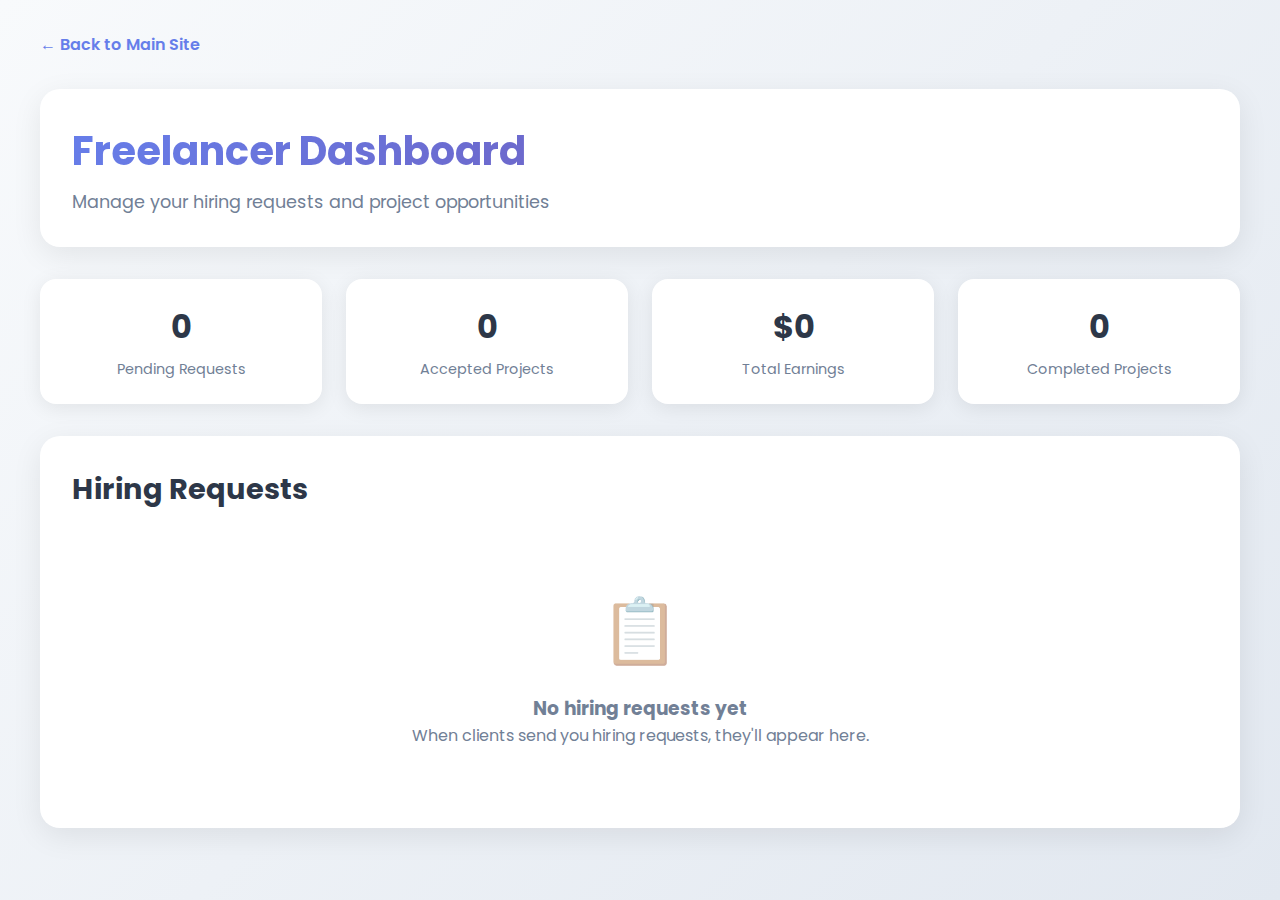
<file: freelancer-dashboard.html>
<!DOCTYPE html>
<html lang="en">
<head>
    <meta charset="UTF-8">
    <meta name="viewport" content="width=device-width, initial-scale=1.0">
    <title>Freelancer Dashboard - Graphics Showdown</title>
    <link href="https://fonts.googleapis.com/css2?family=Poppins:wght@300;400;600;700&display=swap" rel="stylesheet">
    <style>
        * {
            margin: 0;
            padding: 0;
            box-sizing: border-box;
        }

        body {
            font-family: 'Poppins', sans-serif;
            background: linear-gradient(135deg, #f8fafc 0%, #e2e8f0 100%);
            min-height: 100vh;
            padding: 2rem;
        }

        .dashboard-container {
            max-width: 1200px;
            margin: 0 auto;
        }

        .dashboard-header {
            background: white;
            border-radius: 20px;
            padding: 2rem;
            margin-bottom: 2rem;
            box-shadow: 0 8px 30px rgba(0, 0, 0, 0.08);
        }

        .header-title {
            font-size: 2.5rem;
            font-weight: 700;
            background: linear-gradient(135deg, #667eea, #764ba2);
            -webkit-background-clip: text;
            -webkit-text-fill-color: transparent;
            background-clip: text;
            margin-bottom: 0.5rem;
        }

        .header-subtitle {
            color: #718096;
            font-size: 1.1rem;
        }

        .stats-grid {
            display: grid;
            grid-template-columns: repeat(auto-fit, minmax(250px, 1fr));
            gap: 1.5rem;
            margin-bottom: 2rem;
        }

        .stat-card {
            background: white;
            border-radius: 16px;
            padding: 1.5rem;
            box-shadow: 0 4px 20px rgba(0, 0, 0, 0.08);
            text-align: center;
            transition: transform 0.3s ease;
        }

        .stat-card:hover {
            transform: translateY(-5px);
        }

        .stat-number {
            font-size: 2rem;
            font-weight: 700;
            color: #2d3748;
            margin-bottom: 0.5rem;
        }

        .stat-label {
            color: #718096;
            font-size: 0.9rem;
        }

        .hiring-requests {
            background: white;
            border-radius: 20px;
            padding: 2rem;
            box-shadow: 0 8px 30px rgba(0, 0, 0, 0.08);
        }

        .section-title {
            font-size: 1.8rem;
            font-weight: 700;
            color: #2d3748;
            margin-bottom: 1.5rem;
        }

        .request-card {
            background: #f8fafc;
            border-radius: 16px;
            padding: 1.5rem;
            margin-bottom: 1.5rem;
            border-left: 4px solid #667eea;
            transition: all 0.3s ease;
        }

        .request-card:hover {
            transform: translateX(5px);
            box-shadow: 0 8px 25px rgba(0, 0, 0, 0.1);
        }

        .request-header {
            display: flex;
            justify-content: space-between;
            align-items: flex-start;
            margin-bottom: 1rem;
        }

        .client-info {
            flex: 1;
        }

        .client-name {
            font-size: 1.2rem;
            font-weight: 600;
            color: #2d3748;
            margin-bottom: 0.2rem;
        }

        .company-name {
            color: #667eea;
            font-size: 0.9rem;
            margin-bottom: 0.5rem;
        }

        .request-time {
            color: #718096;
            font-size: 0.8rem;
        }

        .offer-price {
            background: linear-gradient(135deg, #10b981, #059669);
            color: white;
            padding: 8px 16px;
            border-radius: 20px;
            font-weight: 600;
            font-size: 1.1rem;
        }

        .job-description {
            background: white;
            border-radius: 12px;
            padding: 1rem;
            margin-bottom: 1rem;
            color: #4a5568;
            line-height: 1.6;
        }

        .request-actions {
            display: flex;
            gap: 1rem;
        }

        .action-button {
            padding: 12px 24px;
            border: none;
            border-radius: 50px;
            font-weight: 600;
            cursor: pointer;
            transition: all 0.3s ease;
            font-family: 'Poppins', sans-serif;
            flex: 1;
        }

        .accept-button {
            background: linear-gradient(135deg, #10b981, #059669);
            color: white;
        }

        .accept-button:hover {
            transform: translateY(-2px);
            box-shadow: 0 8px 25px rgba(16, 185, 129, 0.3);
        }

        .reject-button {
            background: linear-gradient(135deg, #dc2626, #b91c1c);
            color: white;
        }

        .reject-button:hover {
            transform: translateY(-2px);
            box-shadow: 0 8px 25px rgba(220, 38, 38, 0.3);
        }

        .no-requests {
            text-align: center;
            padding: 3rem;
            color: #718096;
        }

        .no-requests-icon {
            font-size: 4rem;
            margin-bottom: 1rem;
            opacity: 0.5;
        }

        .status-badge {
            display: inline-block;
            padding: 4px 12px;
            border-radius: 20px;
            font-size: 0.8rem;
            font-weight: 600;
            text-transform: uppercase;
        }

        .status-pending {
            background: rgba(251, 191, 36, 0.1);
            color: #d97706;
        }

        .status-accepted {
            background: rgba(16, 185, 129, 0.1);
            color: #059669;
        }

        .status-rejected {
            background: rgba(220, 38, 38, 0.1);
            color: #dc2626;
        }

        .back-link {
            display: inline-block;
            margin-bottom: 2rem;
            color: #667eea;
            text-decoration: none;
            font-weight: 600;
            transition: color 0.3s ease;
        }

        .back-link:hover {
            color: #764ba2;
        }

        .notification {
            position: fixed;
            top: 20px;
            right: 20px;
            max-width: 400px;
            padding: 16px 20px;
            border-radius: 12px;
            box-shadow: 0 8px 25px rgba(0, 0, 0, 0.15);
            z-index: 10000;
            animation: slideInRight 0.3s ease-out;
            font-family: 'Poppins', sans-serif;
        }

        .notification-content {
            display: flex;
            align-items: center;
            justify-content: space-between;
            gap: 12px;
        }

        .notification-message {
            flex: 1;
            font-weight: 500;
            line-height: 1.4;
        }

        .notification-close {
            background: none;
            border: none;
            font-size: 20px;
            font-weight: bold;
            cursor: pointer;
            opacity: 0.7;
            transition: opacity 0.2s ease;
            padding: 0;
            width: 24px;
            height: 24px;
            display: flex;
            align-items: center;
            justify-content: center;
        }

        .notification-close:hover {
            opacity: 1;
        }

        .notification-success {
            background: linear-gradient(135deg, #d1fae5, #a7f3d0);
            color: #059669;
            border-left: 4px solid #059669;
        }

        .notification-error {
            background: linear-gradient(135deg, #fee2e2, #fecaca);
            color: #dc2626;
            border-left: 4px solid #dc2626;
        }

        .notification-warning {
            background: linear-gradient(135deg, #fef3c7, #fde68a);
            color: #d97706;
            border-left: 4px solid #d97706;
        }

        .notification-info {
            background: linear-gradient(135deg, #dbeafe, #bfdbfe);
            color: #2563eb;
            border-left: 4px solid #2563eb;
        }

        @keyframes slideInRight {
            from {
                transform: translateX(100%);
                opacity: 0;
            }
            to {
                transform: translateX(0);
                opacity: 1;
            }
        }

        @media (max-width: 768px) {
            body {
                padding: 1rem;
            }
            
            .stats-grid {
                grid-template-columns: 1fr;
            }
            
            .request-header {
                flex-direction: column;
                gap: 1rem;
            }
            
            .request-actions {
                flex-direction: column;
            }
        }
    </style>
</head>
<body>
    <div class="dashboard-container">
        <a href="index.html" class="back-link">← Back to Main Site</a>
        
        <div class="dashboard-header">
            <h1 class="header-title">Freelancer Dashboard</h1>
            <p class="header-subtitle">Manage your hiring requests and project opportunities</p>
        </div>

        <div class="stats-grid">
            <div class="stat-card">
                <div class="stat-number" id="pendingCount">0</div>
                <div class="stat-label">Pending Requests</div>
            </div>
            <div class="stat-card">
                <div class="stat-number" id="acceptedCount">0</div>
                <div class="stat-label">Accepted Projects</div>
            </div>
            <div class="stat-card">
                <div class="stat-number" id="totalEarnings">$0</div>
                <div class="stat-label">Total Earnings</div>
            </div>
            <div class="stat-card">
                <div class="stat-number" id="completedProjects">0</div>
                <div class="stat-label">Completed Projects</div>
            </div>
        </div>

        <div class="hiring-requests">
            <h2 class="section-title">Hiring Requests</h2>
            <div id="requestsList">
                <div class="no-requests">
                    <div class="no-requests-icon">📋</div>
                    <h3>No hiring requests yet</h3>
                    <p>When clients send you hiring requests, they'll appear here.</p>
                </div>
            </div>
        </div>
    </div>

    <script>
        // Notification utility
        const Notification = {
            show(message, type = 'info', duration = 5000) {
                const notification = document.createElement('div');
                notification.className = `notification notification-${type}`;
                notification.innerHTML = `
                    <div class="notification-content">
                        <span class="notification-message">${message}</span>
                        <button class="notification-close" onclick="this.parentElement.parentElement.remove()">×</button>
                    </div>
                `;

                document.body.appendChild(notification);

                if (duration > 0) {
                    setTimeout(() => {
                        if (notification.parentNode) {
                            notification.remove();
                        }
                    }, duration);
                }
            },

            error(message, duration = 7000) {
                this.show(message, 'error', duration);
            },

            success(message, duration = 4000) {
                this.show(message, 'success', duration);
            },

            warning(message, duration = 5000) {
                this.show(message, 'warning', duration);
            },

            info(message, duration = 5000) {
                this.show(message, 'info', duration);
            }
        };

        // Load hiring requests and freelancer stats
        function loadDashboard() {
            const hiringRequests = JSON.parse(localStorage.getItem('hiringRequests') || '[]');
            const freelancerStats = JSON.parse(localStorage.getItem('freelancerStats') || '{}');
            
            updateStats(hiringRequests, freelancerStats);
            displayHiringRequests(hiringRequests);
        }

        function updateStats(requests, stats) {
            const pendingRequests = requests.filter(r => r.status === 'pending');
            const acceptedRequests = requests.filter(r => r.status === 'accepted');
            
            document.getElementById('pendingCount').textContent = pendingRequests.length;
            document.getElementById('acceptedCount').textContent = acceptedRequests.length;
            document.getElementById('totalEarnings').textContent = stats.totalEarnings || '$0';
            document.getElementById('completedProjects').textContent = stats.completedProjects || '0';
        }

        function displayHiringRequests(requests) {
            const requestsList = document.getElementById('requestsList');
            
            if (requests.length === 0) {
                requestsList.innerHTML = `
                    <div class="no-requests">
                        <div class="no-requests-icon">📋</div>
                        <h3>No hiring requests yet</h3>
                        <p>When clients send you hiring requests, they'll appear here.</p>
                    </div>
                `;
                return;
            }

            // Sort requests by timestamp (newest first)
            const sortedRequests = requests.sort((a, b) => new Date(b.timestamp) - new Date(a.timestamp));
            
            requestsList.innerHTML = sortedRequests.map(request => `
                <div class="request-card" data-request-id="${request.id}">
                    <div class="request-header">
                        <div class="client-info">
                            <div class="client-name">${request.clientName}</div>
                            <div class="company-name">${request.companyName}</div>
                            <div class="request-time">${formatDate(request.timestamp)}</div>
                            <span class="status-badge status-${request.status}">${request.status}</span>
                        </div>
                        <div class="offer-price">${request.offerPrice}</div>
                    </div>
                    <div class="job-description">${request.jobDescription}</div>
                    ${request.status === 'pending' ? `
                        <div class="request-actions">
                            <button class="action-button accept-button" onclick="acceptRequest('${request.id}')">
                                Accept Project
                            </button>
                            <button class="action-button reject-button" onclick="rejectRequest('${request.id}')">
                                Decline
                            </button>
                        </div>
                    ` : ''}
                </div>
            `).join('');
        }

        function formatDate(timestamp) {
            const date = new Date(timestamp);
            const now = new Date();
            const diffInHours = (now - date) / (1000 * 60 * 60);
            
            if (diffInHours < 1) {
                return 'Just now';
            } else if (diffInHours < 24) {
                return `${Math.floor(diffInHours)} hours ago`;
            } else {
                return date.toLocaleDateString();
            }
        }

        function acceptRequest(requestId) {
            const hiringRequests = JSON.parse(localStorage.getItem('hiringRequests') || '[]');
            const freelancerStates = JSON.parse(localStorage.getItem('freelancerStates') || '{}');
            
            // Find the request
            const requestIndex = hiringRequests.findIndex(r => r.id === requestId);
            if (requestIndex === -1) return;
            
            const request = hiringRequests[requestIndex];
            
            // Check if freelancer is already booked
            const hasAcceptedProject = hiringRequests.some(r => r.status === 'accepted' && r.freelancerName === request.freelancerName);
            if (hasAcceptedProject) {
                Notification.warning('You can only accept one project at a time. Complete your current project first.');
                return;
            }
            
            // Update request status
            hiringRequests[requestIndex].status = 'accepted';
            
            // Update freelancer state to booked
            freelancerStates[request.freelancerId] = 'booked';
            
            // Reject all other pending requests for this freelancer
            hiringRequests.forEach((r, index) => {
                if (index !== requestIndex && r.status === 'pending' && r.freelancerName === request.freelancerName) {
                    r.status = 'rejected';
                }
            });
            
            // Save updated data
            localStorage.setItem('hiringRequests', JSON.stringify(hiringRequests));
            localStorage.setItem('freelancerStates', JSON.stringify(freelancerStates));
            
            // Refresh dashboard
            loadDashboard();
            
            Notification.success(`Project accepted! ${request.clientName} has been notified and the project is now active.`);
        }

        function rejectRequest(requestId) {
            if (!confirm('Are you sure you want to decline this project? This action cannot be undone.')) {
                return;
            }
            
            const hiringRequests = JSON.parse(localStorage.getItem('hiringRequests') || '[]');
            
            // Find and update the request
            const requestIndex = hiringRequests.findIndex(r => r.id === requestId);
            if (requestIndex === -1) return;
            
            hiringRequests[requestIndex].status = 'rejected';
            
            // Save updated data
            localStorage.setItem('hiringRequests', JSON.stringify(hiringRequests));
            
            // Refresh dashboard
            loadDashboard();
            
            Notification.info('Project declined. The client has been notified.');
        }

        // Load dashboard on page load
        window.addEventListener('load', loadDashboard);

        // Function to complete a project (for demo purposes)
        function completeProject(clientName) {
            const hiringRequests = JSON.parse(localStorage.getItem('hiringRequests') || '[]');
            const freelancerStates = JSON.parse(localStorage.getItem('freelancerStates') || '{}');
            const freelancerStats = JSON.parse(localStorage.getItem('freelancerStats') || '{}');
            
            // Find the accepted project
            const projectIndex = hiringRequests.findIndex(r => 
                r.status === 'accepted' && r.clientName === clientName
            );
            
            if (projectIndex === -1) return;
            
            const project = hiringRequests[projectIndex];
            
            // Update project status to completed
            hiringRequests[projectIndex].status = 'completed';
            
            // Free up the freelancer
            delete freelancerStates[project.freelancerId];
            
            // Update freelancer stats
            freelancerStats.completedProjects = (freelancerStats.completedProjects || 0) + 1;
            
            // Parse and add earnings (simple extraction from offer price)
            const earnings = project.offerPrice.match(/\$(\d+)/);
            if (earnings) {
                const currentEarnings = parseInt((freelancerStats.totalEarnings || '$0').replace('$', '').replace(',', '')) || 0;
                freelancerStats.totalEarnings = '$' + (currentEarnings + parseInt(earnings[1])).toLocaleString();
            }
            
            // Save updated data
            localStorage.setItem('hiringRequests', JSON.stringify(hiringRequests));
            localStorage.setItem('freelancerStates', JSON.stringify(freelancerStates));
            localStorage.setItem('freelancerStats', JSON.stringify(freelancerStats));
            
            // Refresh dashboard
            loadDashboard();
            
            Notification.success(`Project with ${clientName} completed successfully! You're now available for new projects.`);
        }

        // Add complete project buttons to accepted projects
        function addCompleteProjectButtons() {
            const acceptedCards = document.querySelectorAll('.request-card');
            acceptedCards.forEach(card => {
                const statusBadge = card.querySelector('.status-accepted');
                if (statusBadge && !card.querySelector('.complete-project-btn')) {
                    const clientName = card.querySelector('.client-name').textContent;
                    const actionsDiv = document.createElement('div');
                    actionsDiv.className = 'request-actions';
                    actionsDiv.innerHTML = `
                        <button class="action-button accept-button complete-project-btn" onclick="completeProject('${clientName}')">
                            Complete Project
                        </button>
                    `;
                    card.appendChild(actionsDiv);
                }
            });
        }

        // Update displayHiringRequests to include complete project buttons
        const originalDisplayHiringRequests = displayHiringRequests;
        displayHiringRequests = function(requests) {
            originalDisplayHiringRequests(requests);
            setTimeout(addCompleteProjectButtons, 100);
        };

        // Refresh dashboard every 30 seconds to check for new requests
        setInterval(loadDashboard, 30000);
    </script>
</body>
</html>
</file>
<file: style.css>
* {
     margin: 0;
     padding: 0;
     box-sizing: border-box;
 }

 body {
     font-family: 'Poppins', sans-serif;
     line-height: 1.6;
     overflow-x: hidden;
 }

 /* Navigation */
 .navbar {
     position: fixed;
     top: 0;
     width: 100%;
     background: rgba(255, 255, 255, 0.95);
     backdrop-filter: blur(10px);
     box-shadow: 0 2px 20px rgba(0, 0, 0, 0.1);
     z-index: 1000;
     transition: all 0.3s ease;
 }

 .nav-container {
     max-width: 1200px;
     margin: 0 auto;
     display: flex;
     justify-content: space-between;
     align-items: center;
     padding: 1rem 2rem;
 }

 .logo {
     font-size: 1.5rem;
     font-weight: 700;
     background: linear-gradient(135deg, #667eea, #764ba2);
     -webkit-background-clip: text;
     -webkit-text-fill-color: transparent;
     background-clip: text;
 }

 .nav-links {
     display: flex;
     list-style: none;
     gap: 2rem;
 }

 .nav-links a {
     text-decoration: none;
     color: #2d3748;
     font-weight: 500;
     transition: all 0.3s ease;
     position: relative;
 }

 .nav-links a::after {
     content: '';
     position: absolute;
     bottom: -5px;
     left: 0;
     width: 0;
     height: 2px;
     background: linear-gradient(135deg, #667eea, #764ba2);
     transition: width 0.3s ease;
 }

 .nav-links a:hover::after {
     width: 100%;
 }

 .mobile-menu-toggle {
     display: none;
     flex-direction: column;
     cursor: pointer;
 }

 .hamburger {
     width: 25px;
     height: 3px;
     background: #2d3748;
     margin: 3px 0;
     transition: 0.3s;
 }

 /* Hero Section */
 .hero-section {
     min-height: 100vh;
     background: linear-gradient(135deg, #667eea 0%, #764ba2 100%);
     display: flex;
     align-items: center;
     justify-content: center;
     position: relative;
     overflow: hidden;
 }

 .hero-content {
     text-align: center;
     color: white;
     z-index: 2;
     max-width: 800px;
     padding: 0 20px;
     animation: fadeInUp 1s ease-out;
 }

 .hero-headline {
     font-size: 3.5rem;
     font-weight: 700;
     margin-bottom: 1.5rem;
     text-shadow: 2px 2px 4px rgba(0, 0, 0, 0.3);
 }

 .hero-subheading {
     font-size: 1.3rem;
     font-weight: 300;
     margin-bottom: 2.5rem;
     opacity: 0.9;
     line-height: 1.5;
 }

 .cta-button {
     display: inline-block;
     padding: 16px 40px;
     background: linear-gradient(135deg, #ff6b6b, #ee5a24);
     color: white;
     text-decoration: none;
     font-weight: 600;
     font-size: 1.1rem;
     border-radius: 50px;
     transition: all 0.3s ease;
     box-shadow: 0 8px 25px rgba(255, 107, 107, 0.3);
 }

 .cta-button:hover {
     transform: translateY(-2px);
     box-shadow: 0 12px 35px rgba(255, 107, 107, 0.4);
 }

 /* How It Works Section */
 .how-it-works {
     background: #f8fafc;
     padding: 100px 0;
 }

 .section-container {
     max-width: 1200px;
     margin: 0 auto;
     padding: 0 20px;
 }

 .section-title {
     text-align: center;
     font-size: 2.5rem;
     font-weight: 700;
     color: #2d3748;
     margin-bottom: 3rem;
 }

 .steps-container {
     display: flex;
     gap: 2rem;
     justify-content: space-between;
 }

 .step-card {
     flex: 1;
     background: white;
     border-radius: 16px;
     padding: 2.5rem 2rem;
     text-align: center;
     box-shadow: 0 4px 20px rgba(0, 0, 0, 0.08);
     transition: all 0.3s ease;
     opacity: 0;
     transform: translateY(50px);
 }

 .step-card.animate {
     opacity: 1;
     transform: translateY(0);
     animation: fadeInUp 0.8s ease-out forwards;
 }

 .step-card:hover {
     transform: translateY(-8px);
     box-shadow: 0 12px 40px rgba(0, 0, 0, 0.15);
 }

 .step-number {
     display: inline-flex;
     align-items: center;
     justify-content: center;
     width: 60px;
     height: 60px;
     background: linear-gradient(135deg, #667eea, #764ba2);
     color: white;
     font-size: 1.5rem;
     font-weight: 700;
     border-radius: 50%;
     margin-bottom: 1.5rem;
 }

 .step-heading {
     font-size: 1.3rem;
     font-weight: 600;
     color: #2d3748;
     margin-bottom: 1rem;
 }

 .step-description {
     font-size: 0.95rem;
     color: #718096;
     line-height: 1.6;
 }

 /* Client/Freelancer Sections */
 .dual-sections {
     padding: 100px 0;
     background: linear-gradient(135deg, #f8fafc 0%, #e2e8f0 100%);
 }

 .sections-container {
     display: flex;
     gap: 2.5rem;
     align-items: stretch;
 }

 .section-card {
     flex: 1;
     background: white;
     border-radius: 20px;
     padding: 3rem 2.5rem;
     box-shadow: 0 8px 30px rgba(0, 0, 0, 0.08);
     transition: all 0.4s ease;
     opacity: 0;
     transform: translateY(30px);
 }

 .section-card.animate {
     opacity: 1;
     transform: translateY(0);
     animation: fadeInUp 0.8s ease-out forwards;
 }

 .section-card:hover {
     transform: translateY(-10px);
     box-shadow: 0 20px 60px rgba(0, 0, 0, 0.15);
 }

 .card-title {
     font-size: 2.2rem;
     font-weight: 700;
     margin-bottom: 2rem;
 }

 .clients-section .card-title {
     color: #667eea;
 }

 .freelancers-section .card-title {
     color: #764ba2;
 }

 .benefits-list {
     list-style: none;
     margin-bottom: 2.5rem;
 }

 .benefit-item {
     margin-bottom: 1.5rem;
     display: flex;
     align-items: flex-start;
     gap: 1rem;
 }

 .benefit-icon {
     width: 24px;
     height: 24px;
     border-radius: 50%;
     display: flex;
     align-items: center;
     justify-content: center;
     flex-shrink: 0;
     margin-top: 2px;
 }

 .clients-section .benefit-icon {
     background: linear-gradient(135deg, #667eea, #764ba2);
 }

 .freelancers-section .benefit-icon {
     background: linear-gradient(135deg, #764ba2, #667eea);
 }

 .benefit-icon::before {
     content: '✓';
     color: white;
     font-weight: 700;
     font-size: 0.8rem;
 }

 .benefit-text {
     color: #4a5568;
     font-size: 1rem;
     line-height: 1.6;
 }

 .section-button {
     display: inline-block;
     padding: 16px 32px;
     border-radius: 50px;
     text-decoration: none;
     font-weight: 600;
     font-size: 1rem;
     transition: all 0.3s ease;
     color: white;
 }

 .clients-section .section-button {
     background: linear-gradient(135deg, #667eea, #764ba2);
 }

 .freelancers-section .section-button {
     background: linear-gradient(135deg, #764ba2, #667eea);
 }

 /* Demo Section */
 .demo-section {
     padding: 100px 0;
     background: white;
 }

 .demo-form {
     background: #f8fafc;
     border-radius: 20px;
     padding: 3rem 2.5rem;
     margin-bottom: 3rem;
     opacity: 0;
     transform: translateY(30px);
 }

 .demo-form.animate {
     opacity: 1;
     transform: translateY(0);
     animation: fadeInUp 0.8s ease-out forwards;
 }

 .form-row {
     display: grid;
     grid-template-columns: 1fr 1fr 1fr auto;
     gap: 2rem;
     margin-bottom: 2.5rem;
     align-items: end;
 }

 .form-group {
     flex: 1;
 }

 .form-label {
     display: block;
     font-weight: 600;
     color: #2d3748;
     margin-bottom: 0.5rem;
 }

 .form-select {
     width: 100%;
     padding: 12px 16px;
     border: 2px solid #e2e8f0;
     border-radius: 12px;
     font-size: 1rem;
     font-family: 'Poppins', sans-serif;
     background: white;
     cursor: pointer;
     transition: all 0.3s ease;
 }

 .form-select:focus {
     outline: none;
     border-color: #667eea;
     box-shadow: 0 0 0 3px rgba(102, 126, 234, 0.1);
 }

 .find-button {
     background: linear-gradient(135deg, #667eea, #764ba2);
     color: white;
     border: none;
     padding: 14px 32px;
     border-radius: 50px;
     font-size: 1.1rem;
     font-weight: 600;
     cursor: pointer;
     transition: all 0.3s ease;
     min-width: 200px;
     font-family: 'Poppins', sans-serif;
 }

 .find-button:hover {
     transform: translateY(-2px);
     box-shadow: 0 12px 35px rgba(102, 126, 234, 0.4);
 }

 .loading-spinner {
     display: none;
     width: 20px;
     height: 20px;
     border: 2px solid transparent;
     border-top: 2px solid white;
     border-radius: 50%;
     animation: spin 1s linear infinite;
     margin-right: 8px;
 }

 .freelancer-card {
     background: white;
     border-radius: 20px;
     padding: 2.5rem;
     box-shadow: 0 8px 30px rgba(0, 0, 0, 0.08);
     text-align: center;
     opacity: 0;
     transform: translateY(30px) scale(0.95);
     transition: all 0.5s ease;
     border-top: 4px solid;
     border-image: linear-gradient(135deg, #667eea, #764ba2) 1;
 }

 .freelancer-card.show {
     opacity: 1;
     transform: translateY(0) scale(1);
 }

 .freelancer-avatar {
     width: 80px;
     height: 80px;
     border-radius: 50%;
     margin: 0 auto 1.5rem;
     background: linear-gradient(135deg, #667eea, #764ba2);
     display: flex;
     align-items: center;
     justify-content: center;
     color: white;
     font-size: 2rem;
     font-weight: 700;
 }

 .freelancer-name {
     font-size: 1.5rem;
     font-weight: 700;
     color: #2d3748;
     margin-bottom: 0.5rem;
 }

 .freelancer-specialty {
     color: #667eea;
     font-weight: 600;
     font-size: 0.9rem;
     margin-bottom: 1rem;
     background: rgba(102, 126, 234, 0.1);
     padding: 4px 12px;
     border-radius: 20px;
     display: inline-block;
 }

 .freelancer-experience {
     color: #718096;
     font-size: 0.85rem;
     margin-bottom: 1rem;
 }

 .freelancer-rate {
     color: #10b981;
     font-weight: 600;
     font-size: 1rem;
     margin-bottom: 1rem;
 }

 .rating {
     display: flex;
     justify-content: center;
     gap: 4px;
     margin-bottom: 1.5rem;
 }

 .star {
     color: #fbbf24;
     font-size: 1.2rem;
 }

 .hire-button {
     background: linear-gradient(135deg, #10b981, #059669);
     color: white;
     border: none;
     padding: 12px 28px;
     border-radius: 50px;
     font-weight: 600;
     cursor: pointer;
     transition: all 0.3s ease;
     font-family: 'Poppins', sans-serif;
 }

 .hire-button:hover {
     transform: translateY(-2px);
     box-shadow: 0 8px 25px rgba(16, 185, 129, 0.3);
 }

 /* Timeline Section */
 .timeline-section {
     padding: 100px 0;
     background: linear-gradient(135deg, #667eea 0%, #764ba2 100%);
 }

 .timeline-container {
     position: relative;
     padding: 2rem 0;
 }

 .timeline-line {
     position: absolute;
     top: 50%;
     left: 0;
     height: 4px;
     background: rgba(255, 255, 255, 0.3);
     transform: translateY(-50%);
     border-radius: 2px;
     width: 100%;
 }

 .timeline-progress {
     height: 100%;
     background: linear-gradient(90deg, #10b981, #059669);
     border-radius: 2px;
     width: 0;
     transition: width 2s ease;
 }

 .timeline-items {
     display: flex;
     justify-content: space-between;
     position: relative;
     z-index: 2;
 }

 .timeline-item {
     flex: 1;
     display: flex;
     flex-direction: column;
     align-items: center;
     text-align: center;
     opacity: 0;
     transform: translateY(50px);
     transition: all 0.8s ease;
 }

 .timeline-item.animate {
     opacity: 1;
     transform: translateY(0);
 }

 .timeline-icon {
     width: 80px;
     height: 80px;
     background: white;
     border-radius: 50%;
     display: flex;
     align-items: center;
     justify-content: center;
     margin-bottom: 1.5rem;
     box-shadow: 0 8px 25px rgba(0, 0, 0, 0.2);
     transition: transform 0.3s ease;
 }

 .timeline-icon:hover {
     transform: scale(1.1);
 }

 .timeline-year {
     font-size: 1.2rem;
     font-weight: 700;
     color: white;
     margin-bottom: 0.5rem;
 }

 .timeline-title {
     font-size: 1.1rem;
     font-weight: 600;
     color: white;
     margin-bottom: 0.5rem;
 }

 .timeline-description {
     font-size: 0.9rem;
     color: rgba(255, 255, 255, 0.9);
     max-width: 200px;
 }

 /* Footer */
 .footer {
     background: #2d3748;
     color: white;
     padding: 3rem 0;
     text-align: center;
 }

 .footer-content {
     max-width: 1200px;
     margin: 0 auto;
     padding: 0 20px;
 }

 .footer-logo {
     font-size: 1.5rem;
     font-weight: 700;
     margin-bottom: 1rem;
     background: linear-gradient(135deg, #667eea, #764ba2);
     -webkit-background-clip: text;
     -webkit-text-fill-color: transparent;
 }

 .footer-text {
     color: #a0aec0;
     margin-bottom: 2rem;
 }

 .social-links {
     display: flex;
     justify-content: center;
     gap: 1rem;
     margin-bottom: 2rem;
 }

 .social-link {
     width: 40px;
     height: 40px;
     background: rgba(255, 255, 255, 0.1);
     border-radius: 50%;
     display: flex;
     align-items: center;
     justify-content: center;
     color: white;
     text-decoration: none;
     transition: all 0.3s ease;
 }

 .social-link:hover {
     background: linear-gradient(135deg, #667eea, #764ba2);
     transform: translateY(-2px);
 }

 /* Animations */
 @keyframes fadeInUp {
     from {
         opacity: 0;
         transform: translateY(30px);
     }

     to {
         opacity: 1;
         transform: translateY(0);
     }
 }

 @keyframes spin {
     0% {
         transform: rotate(0deg);
     }

     100% {
         transform: rotate(360deg);
     }
 }

 /* Scroll indicator */
 .scroll-indicator {
     position: fixed;
     top: 0;
     left: 0;
     width: 100%;
     height: 4px;
     background: rgba(255, 255, 255, 0.1);
     z-index: 1001;
 }

 .scroll-progress {
     height: 100%;
     background: linear-gradient(90deg, #667eea, #764ba2);
     width: 0%;
     transition: width 0.1s ease;
 }

 /* Notification Styles */
 .notification {
     position: fixed;
     top: 20px;
     right: 20px;
     max-width: 400px;
     padding: 16px 20px;
     border-radius: 12px;
     box-shadow: 0 8px 25px rgba(0, 0, 0, 0.15);
     z-index: 10000;
     animation: slideInRight 0.3s ease-out;
     font-family: 'Poppins', sans-serif;
 }

 .notification-content {
     display: flex;
     align-items: center;
     justify-content: space-between;
     gap: 12px;
 }

 .notification-message {
     flex: 1;
     font-weight: 500;
     line-height: 1.4;
 }

 .notification-close {
     background: none;
     border: none;
     font-size: 20px;
     font-weight: bold;
     cursor: pointer;
     opacity: 0.7;
     transition: opacity 0.2s ease;
     padding: 0;
     width: 24px;
     height: 24px;
     display: flex;
     align-items: center;
     justify-content: center;
 }

 .notification-close:hover {
     opacity: 1;
 }

 .notification-error {
     background: linear-gradient(135deg, #fee2e2, #fecaca);
     color: #dc2626;
     border-left: 4px solid #dc2626;
 }

 .notification-success {
     background: linear-gradient(135deg, #d1fae5, #a7f3d0);
     color: #059669;
     border-left: 4px solid #059669;
 }

 .notification-warning {
     background: linear-gradient(135deg, #fef3c7, #fde68a);
     color: #d97706;
     border-left: 4px solid #d97706;
 }

 .notification-info {
     background: linear-gradient(135deg, #dbeafe, #bfdbfe);
     color: #2563eb;
     border-left: 4px solid #2563eb;
 }

 @keyframes slideInRight {
     from {
         transform: translateX(100%);
         opacity: 0;
     }

     to {
         transform: translateX(0);
         opacity: 1;
     }
 }

 /* Responsive Design */
 @media (max-width: 768px) {
     .mobile-menu-toggle {
         display: flex;
     }

     .nav-links {
         display: none;
     }

     .hero-headline {
         font-size: 2.5rem;
     }

     .steps-container,
     .sections-container {
         flex-direction: column;
         gap: 2rem;
     }

     .form-row {
         grid-template-columns: 1fr;
         gap: 1.5rem;
     }

     .timeline-items {
         flex-direction: column;
         gap: 3rem;
     }

     .timeline-line {
         left: 50%;
         top: 0;
         width: 4px;
         height: 100%;
         transform: translateX(-50%);
     }

     .section-container {
         padding: 0 15px;
     }

     .notification {
         right: 10px;
         left: 10px;
         max-width: calc(100vw - 20px);
         top: 80px;
     }
 }
</file>
